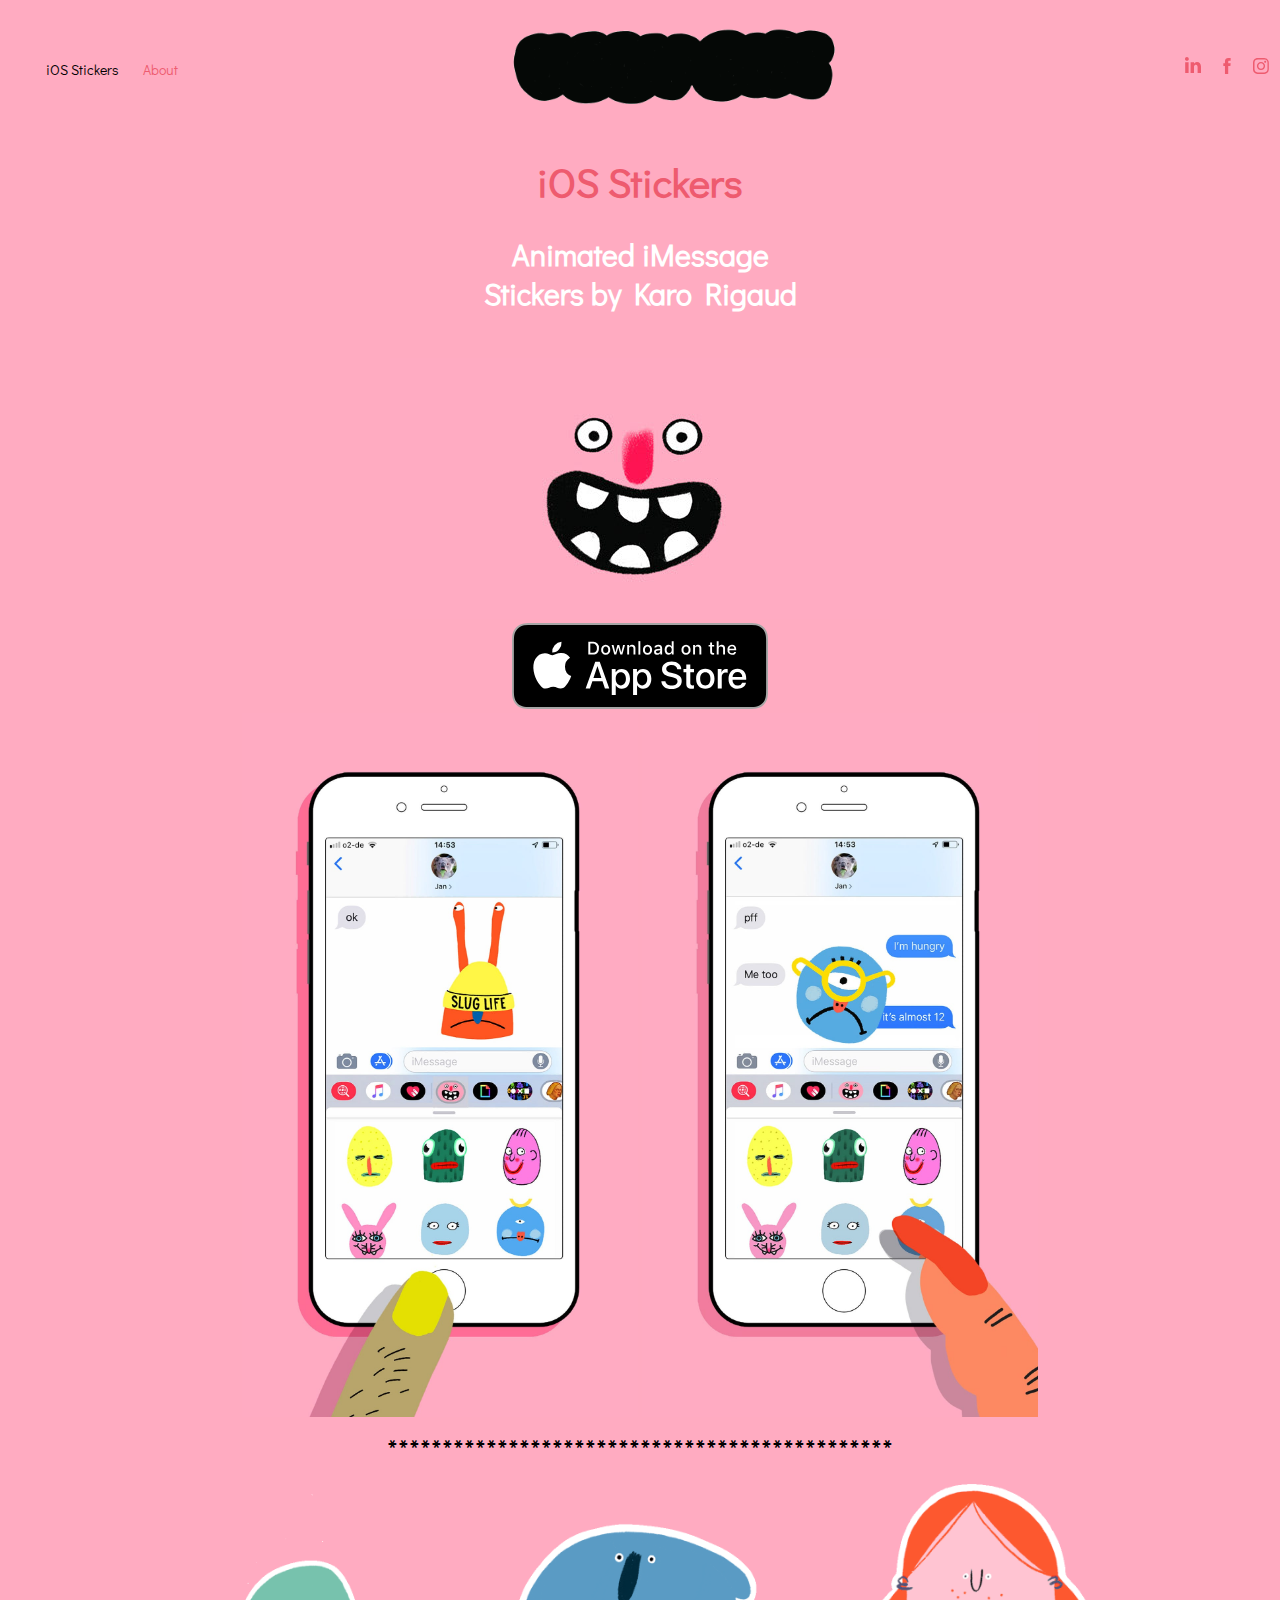
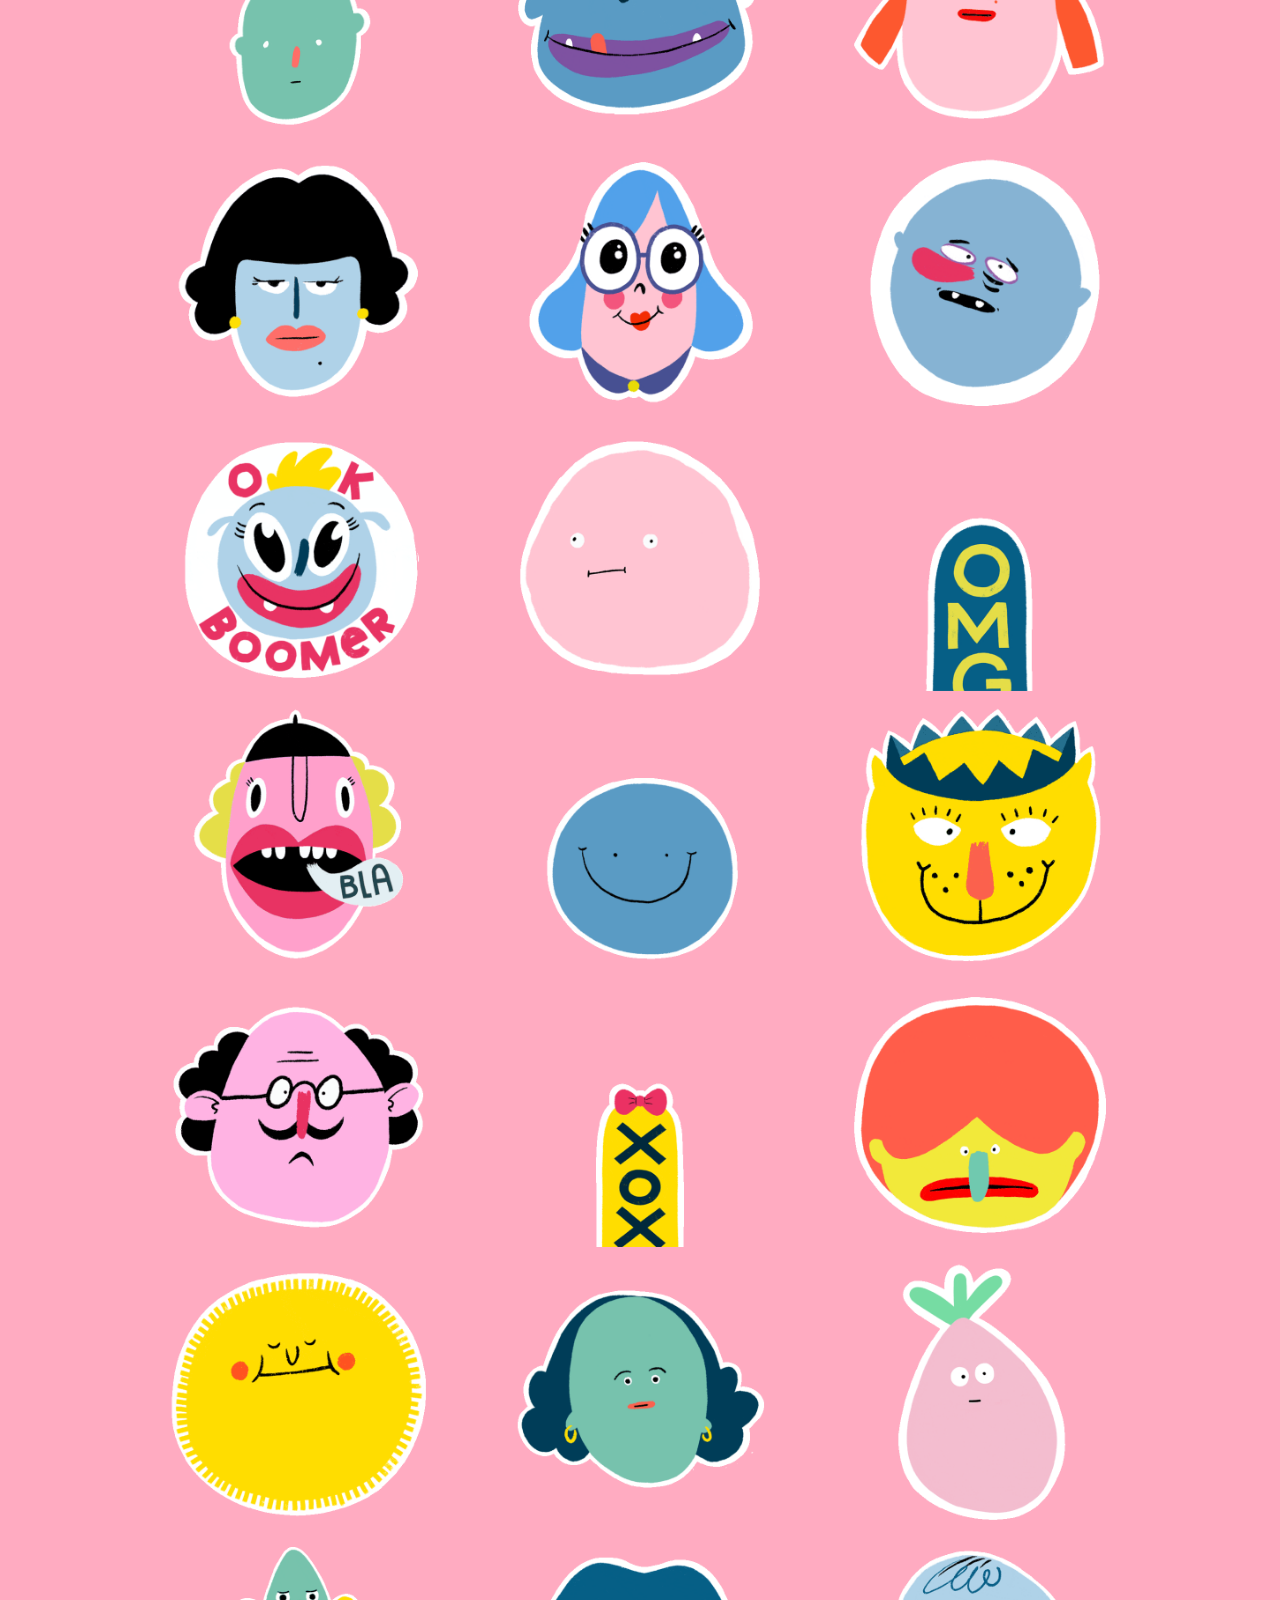
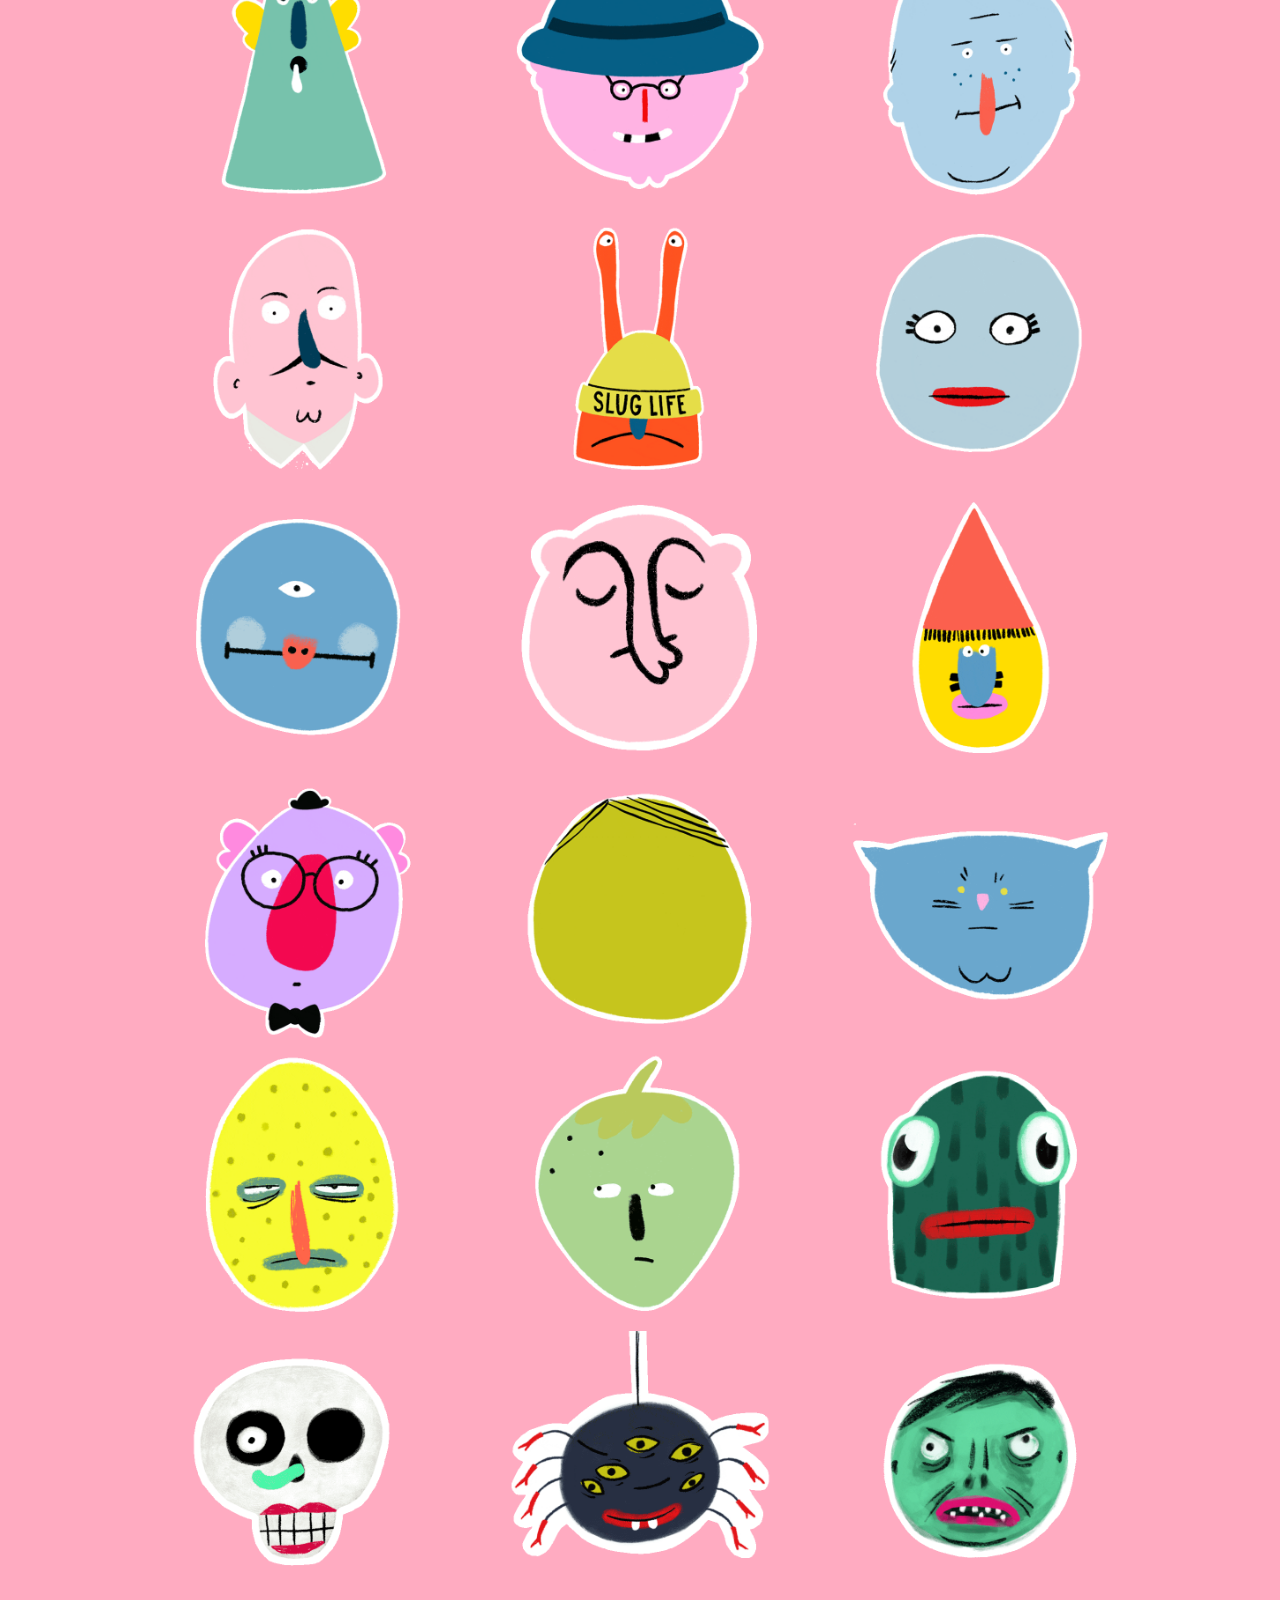
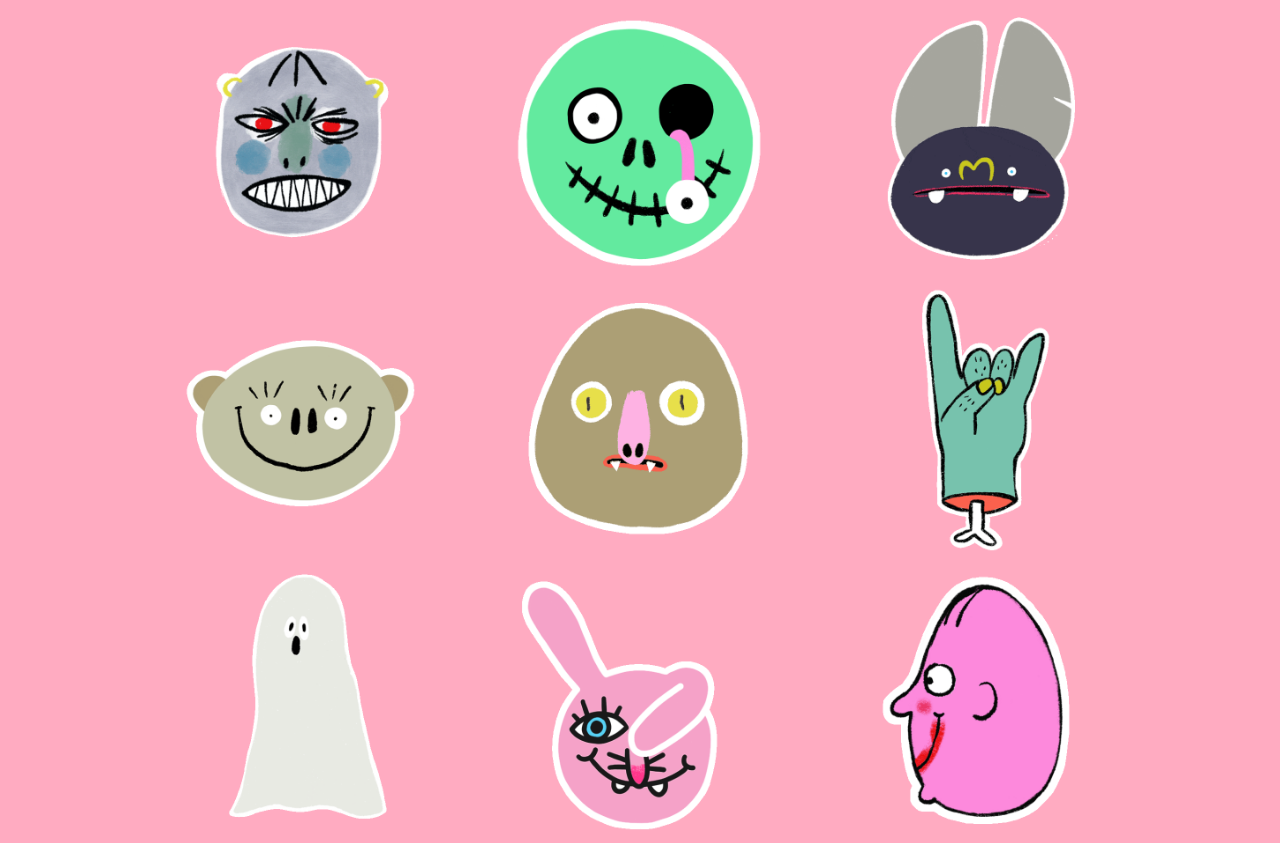
<file: index.html>
<!DOCTYPE html>
<html lang="en">
  <head>
    <meta charset="UTF-8">
    <title>Ugly Gifs</title>
    <meta name="description" content="Animated iMessage Stickers by Karo Rigaud"/>
    <meta property="og:title" content="Ugly Gifs"/>
    <meta property="og:description" content="Animated iMessage Stickers by Karo Rigaud"/>
    <meta property="og:image" content="assets/big-face.jpg"/>
    <link rel="preconnect" href="https://fonts.googleapis.com">
    <link rel="preconnect" href="https://fonts.gstatic.com" crossorigin>
    <link href="https://fonts.googleapis.com/css2?family=Didact+Gothic&display=swap" rel="stylesheet">
    <link rel="stylesheet" href="assets/main.css"/>
  </head>
  <body>
    <div class="header">
      <div class="navigation">
        <a href="index.html" class="active">iOS Stickers</a>
        <a href="about.html">About</a>
      </div>
      <div class="logo-image">
        <img src="assets/header.gif"/>
      </div>
      <div class="social">
        <ul>
          <li>
           <a href="https://www.linkedin.com/in/karoline-gorman-rigaud-03834610b/" target="_blank">
            <svg class="icon" id="Layer_1" style="enable-background:new 0 0 30 24;" version="1.1" viewbox="0 0 30 24" xml:space="preserve" xmlns="http://www.w3.org/2000/svg" xmlns:xlink="http://www.w3.org/1999/xlink">
             <path d="M19.6,19v-5.8c0-1.4-0.5-2.4-1.7-2.4c-1,0-1.5,0.7-1.8,1.3C16,12.3,16,12.6,16,13v6h-3.4
                            c0,0,0.1-9.8,0-10.8H16v1.5c0,0,0,0,0,0h0v0C16.4,9,17.2,7.9,19,7.9c2.3,0,4,1.5,4,4.9V19H19.6z M8.9,6.7L8.9,6.7
                            C7.7,6.7,7,5.9,7,4.9C7,3.8,7.8,3,8.9,3s1.9,0.8,1.9,1.9C10.9,5.9,10.1,6.7,8.9,6.7z M10.6,19H7.2V8.2h3.4V19z" id="path-1_24_">
             </path>
            </svg>
           </a>
          </li>
          <li>
           <a href="https://www.facebook.com/karoline.gormanrigaud" target="_blank">
            <svg class="icon" version="1.1" viewbox="0 0 30 24" x="0px" xml:space="preserve" xmlns="http://www.w3.org/2000/svg" xmlns:xlink="http://www.w3.org/1999/xlink" y="0px">
             <path d="M16.21 20h-3.26v-8h-1.63V9.24h1.63V7.59c0-2.25 0.92-3.59 3.53-3.59h2.17v2.76H17.3 c-1.02 0-1.08 0.39-1.08 1.11l0 1.38h2.46L18.38 12h-2.17V20z">
             </path>
            </svg>
           </a>
          </li>
          <li>
           <a href="https://www.instagram.com/karo_rigaud/" target="_blank">
            <svg class="icon" id="Layer_1" style="enable-background:new 0 0 30 24;" version="1.1" viewbox="0 0 30 24" xml:space="preserve" xmlns="http://www.w3.org/2000/svg" xmlns:xlink="http://www.w3.org/1999/xlink">
             <g>
              <path d="M15,5.4c2.1,0,2.4,0,3.2,0c0.8,0,1.2,0.2,1.5,0.3c0.4,0.1,0.6,0.3,0.9,0.6c0.3,0.3,0.5,0.5,0.6,0.9
                              c0.1,0.3,0.2,0.7,0.3,1.5c0,0.8,0,1.1,0,3.2s0,2.4,0,3.2c0,0.8-0.2,1.2-0.3,1.5c-0.1,0.4-0.3,0.6-0.6,0.9c-0.3,0.3-0.5,0.5-0.9,0.6
                              c-0.3,0.1-0.7,0.2-1.5,0.3c-0.8,0-1.1,0-3.2,0s-2.4,0-3.2,0c-0.8,0-1.2-0.2-1.5-0.3c-0.4-0.1-0.6-0.3-0.9-0.6
                              c-0.3-0.3-0.5-0.5-0.6-0.9c-0.1-0.3-0.2-0.7-0.3-1.5c0-0.8,0-1.1,0-3.2s0-2.4,0-3.2c0-0.8,0.2-1.2,0.3-1.5c0.1-0.4,0.3-0.6,0.6-0.9
                              c0.3-0.3,0.5-0.5,0.9-0.6c0.3-0.1,0.7-0.2,1.5-0.3C12.6,5.4,12.9,5.4,15,5.4 M15,4c-2.2,0-2.4,0-3.3,0c-0.9,0-1.4,0.2-1.9,0.4
                              c-0.5,0.2-1,0.5-1.4,0.9C7.9,5.8,7.6,6.2,7.4,6.8C7.2,7.3,7.1,7.9,7,8.7C7,9.6,7,9.8,7,12s0,2.4,0,3.3c0,0.9,0.2,1.4,0.4,1.9
                              c0.2,0.5,0.5,1,0.9,1.4c0.4,0.4,0.9,0.7,1.4,0.9c0.5,0.2,1.1,0.3,1.9,0.4c0.9,0,1.1,0,3.3,0s2.4,0,3.3,0c0.9,0,1.4-0.2,1.9-0.4
                              c0.5-0.2,1-0.5,1.4-0.9c0.4-0.4,0.7-0.9,0.9-1.4c0.2-0.5,0.3-1.1,0.4-1.9c0-0.9,0-1.1,0-3.3s0-2.4,0-3.3c0-0.9-0.2-1.4-0.4-1.9
                              c-0.2-0.5-0.5-1-0.9-1.4c-0.4-0.4-0.9-0.7-1.4-0.9c-0.5-0.2-1.1-0.3-1.9-0.4C17.4,4,17.2,4,15,4L15,4L15,4z">
              </path>
              <path d="M15,7.9c-2.3,0-4.1,1.8-4.1,4.1s1.8,4.1,4.1,4.1s4.1-1.8,4.1-4.1S17.3,7.9,15,7.9L15,7.9z M15,14.7c-1.5,0-2.7-1.2-2.7-2.7
                              c0-1.5,1.2-2.7,2.7-2.7s2.7,1.2,2.7,2.7C17.7,13.5,16.5,14.7,15,14.7L15,14.7z">
              </path>
              <path d="M20.2,7.7c0,0.5-0.4,1-1,1s-1-0.4-1-1s0.4-1,1-1S20.2,7.2,20.2,7.7L20.2,7.7z">
              </path>
             </g>
            </svg>
           </a>
          </li>
          <li>
           <a href="https://dribbble.com/KaroRigaud" target="_blank">
            <svg class="icon" id="Layer_1" version="1.1" viewbox="0 0 30 24" x="0px" xml:space="preserve" xmlns="http://www.w3.org/2000/svg" xmlns:xlink="http://www.w3.org/1999/xlink" y="0px">
             <path d="M15 20c-4.41 0-8-3.59-8-8s3.59-8 8-8c4.41 0 8 3.6 8 8S19.41 20 15 20L15 20z M21.75 13.1 c-0.23-0.07-2.12-0.64-4.26-0.29c0.89 2.5 1.3 4.5 1.3 4.87C20.35 16.6 21.4 15 21.8 13.1L21.75 13.1z M17.67 18.3 c-0.1-0.6-0.5-2.69-1.46-5.18c-0.02 0-0.03 0.01-0.05 0.01c-3.85 1.34-5.24 4.02-5.36 4.27c1.16 0.9 2.6 1.4 4.2 1.4 C15.95 18.8 16.9 18.6 17.7 18.3L17.67 18.3z M9.92 16.58c0.15-0.27 2.03-3.37 5.55-4.51c0.09-0.03 0.18-0.06 0.27-0.08 c-0.17-0.39-0.36-0.78-0.55-1.16c-3.41 1.02-6.72 0.98-7.02 0.97c0 0.1 0 0.1 0 0.21C8.17 13.8 8.8 15.4 9.9 16.58L9.92 16.6 z M8.31 10.61c0.31 0 3.1 0 6.32-0.83c-1.13-2.01-2.35-3.7-2.53-3.95C10.18 6.7 8.8 8.5 8.3 10.61L8.31 10.61z M13.4 5.4 c0.19 0.2 1.4 1.9 2.5 4c2.43-0.91 3.46-2.29 3.58-2.47C18.32 5.8 16.7 5.2 15 5.18C14.45 5.2 13.9 5.2 13.4 5.4 L13.4 5.37z M20.29 7.69c-0.14 0.19-1.29 1.66-3.82 2.69c0.16 0.3 0.3 0.7 0.5 0.99c0.05 0.1 0.1 0.2 0.1 0.3 c2.27-0.29 4.5 0.2 4.8 0.22C21.82 10.3 21.2 8.8 20.3 7.69L20.29 7.69z">
             </path>
            </svg>
           </a>
          </li>
         </ul>
      </div>
    </div>
    <div class="page-header">
      <h1>iOS  Stickers</h1>
      <h2>Animated iMessage<br/>Stickers by Karo Rigaud</h2>
      <br/>
      <img src="assets/big-face.jpg"/>
      <br/>
      <a href="https://apps.apple.com/tt/app/uglygifs/id1472939469">
        <img src="assets/appstore.svg" width="256"/>
      </a>
      <br/>
      <div class="examples">
        <img src="assets/example-left.jpg"/>
        <img src="assets/example-right.jpg"/>
      </div>
    </div>
    <div class="divider">
      **********************************************
    </div>
    <div class="heads-container">
      <div class="heads">
        <div><img src="assets/heads/01.gif"/></div>
        <div><img src="assets/heads/02.gif"/></div>
        <div><img src="assets/heads/03.gif"/></div>
        <div><img src="assets/heads/04.gif"/></div>
        <div><img src="assets/heads/05.gif"/></div>
        <div><img src="assets/heads/06.gif"/></div>
        <div><img src="assets/heads/07.gif"/></div>
        <div><img src="assets/heads/08.gif"/></div>
        <div><img src="assets/heads/09.gif"/></div>
        <div><img src="assets/heads/10.gif"/></div>
        <div><img src="assets/heads/11.gif"/></div>
        <div><img src="assets/heads/12.gif"/></div>
        <div><img src="assets/heads/13.gif"/></div>
        <div><img src="assets/heads/14.gif"/></div>
        <div><img src="assets/heads/15.gif"/></div>
        <div><img src="assets/heads/16.gif"/></div>
        <div><img src="assets/heads/17.gif"/></div>
        <div><img src="assets/heads/18.gif"/></div>
        <div><img src="assets/heads/19.gif"/></div>
        <div><img src="assets/heads/20.gif"/></div>
        <div><img src="assets/heads/21.gif"/></div>
        <div><img src="assets/heads/22.gif"/></div>
        <div><img src="assets/heads/23.gif"/></div>
        <div><img src="assets/heads/24.gif"/></div>
        <div><img src="assets/heads/25.gif"/></div>
        <div><img src="assets/heads/26.gif"/></div>
        <div><img src="assets/heads/27.gif"/></div>
        <div><img src="assets/heads/28.gif"/></div>
        <div><img src="assets/heads/29.gif"/></div>
        <div><img src="assets/heads/30.gif"/></div>
        <div><img src="assets/heads/31.gif"/></div>
        <div><img src="assets/heads/32.gif"/></div>
        <div><img src="assets/heads/33.gif"/></div>
        <div><img src="assets/heads/34.gif"/></div>
        <div><img src="assets/heads/35.gif"/></div>
        <div><img src="assets/heads/36.gif"/></div>
        <div><img src="assets/heads/37.gif"/></div>
        <div><img src="assets/heads/38.gif"/></div>
        <div><img src="assets/heads/39.gif"/></div>
        <div><img src="assets/heads/40.gif"/></div>
        <div><img src="assets/heads/41.gif"/></div>
        <div><img src="assets/heads/42.gif"/></div>
        <div><img src="assets/heads/43.gif"/></div>
        <div><img src="assets/heads/44.gif"/></div>
        <div><img src="assets/heads/45.gif"/></div>
      </div>
    </div>
    
  </body>
</html>
</file>
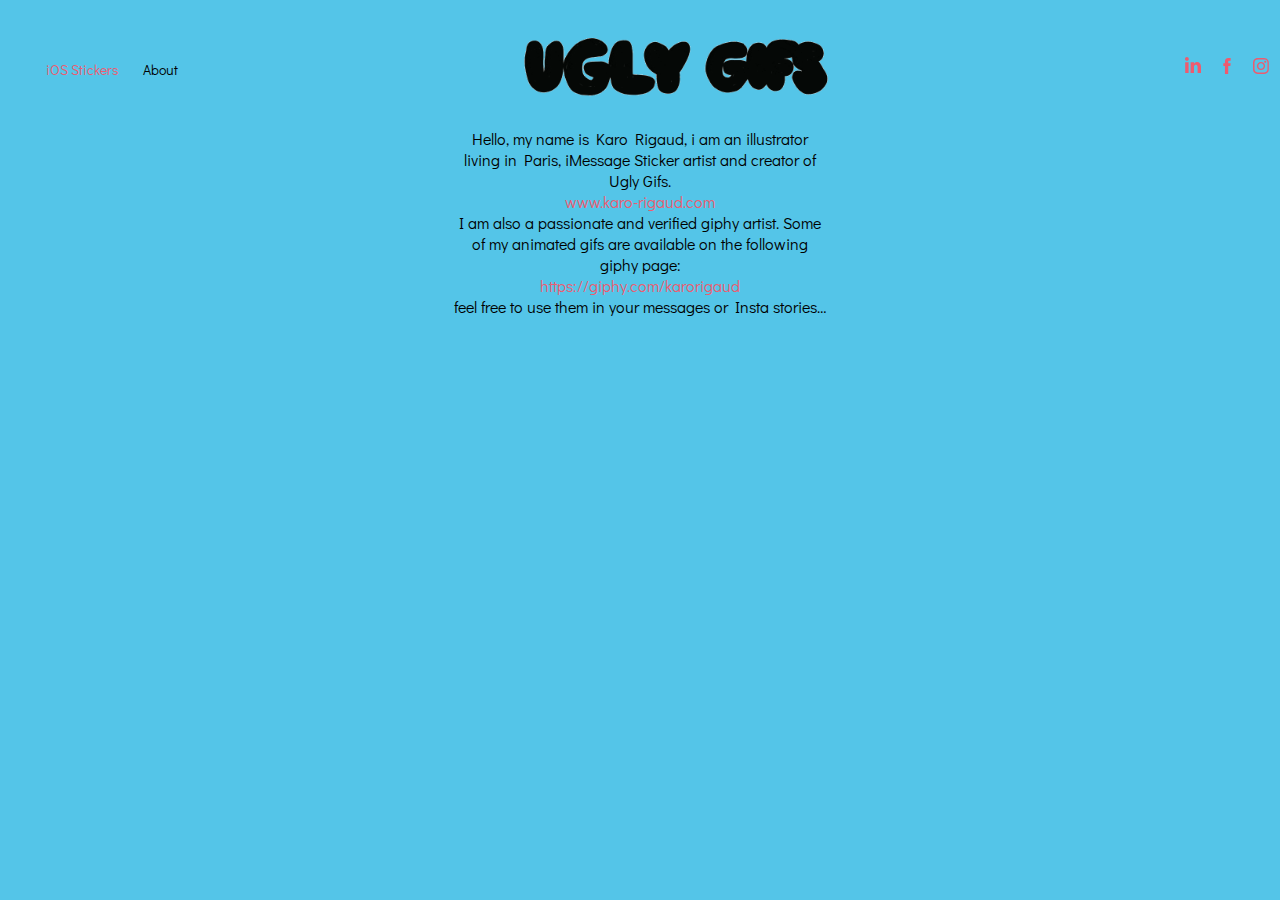
<file: about.html>
<!DOCTYPE html>
<html lang="en">
<head>
  <meta charset="UTF-8">
  <title>Ugly Gifs - About</title>
  <meta name="description" content="Animated iMessage Stickers by Karo Rigaud"/>
  <meta property="og:title" content="Ugly Gifs"/>
  <meta property="og:description" content="Animated iMessage Stickers by Karo Rigaud"/>
  <meta property="og:image" content="assets/big-face.jpg"/>
  <link rel="preconnect" href="https://fonts.googleapis.com">
  <link rel="preconnect" href="https://fonts.gstatic.com" crossorigin>
  <link href="https://fonts.googleapis.com/css2?family=Didact+Gothic&display=swap" rel="stylesheet">
  <link rel="stylesheet" href="assets/main.css"/>
</head>
<body class="about">
  <div class="header">
    <div class="navigation">
      <a href="index.html">iOS Stickers</a>
      <a href="about.html" class="active">About</a>
    </div>
    <div class="logo-image">
      <img src="assets/header.gif"/>
    </div>
    <div class="social">
      <ul>
        <li>
         <a href="https://www.linkedin.com/in/karoline-gorman-rigaud-03834610b/" target="_blank">
          <svg class="icon" id="Layer_1" style="enable-background:new 0 0 30 24;" version="1.1" viewbox="0 0 30 24" xml:space="preserve" xmlns="http://www.w3.org/2000/svg" xmlns:xlink="http://www.w3.org/1999/xlink">
           <path d="M19.6,19v-5.8c0-1.4-0.5-2.4-1.7-2.4c-1,0-1.5,0.7-1.8,1.3C16,12.3,16,12.6,16,13v6h-3.4
                          c0,0,0.1-9.8,0-10.8H16v1.5c0,0,0,0,0,0h0v0C16.4,9,17.2,7.9,19,7.9c2.3,0,4,1.5,4,4.9V19H19.6z M8.9,6.7L8.9,6.7
                          C7.7,6.7,7,5.9,7,4.9C7,3.8,7.8,3,8.9,3s1.9,0.8,1.9,1.9C10.9,5.9,10.1,6.7,8.9,6.7z M10.6,19H7.2V8.2h3.4V19z" id="path-1_24_">
           </path>
          </svg>
         </a>
        </li>
        <li>
         <a href="https://www.facebook.com/karoline.gormanrigaud" target="_blank">
          <svg class="icon" version="1.1" viewbox="0 0 30 24" x="0px" xml:space="preserve" xmlns="http://www.w3.org/2000/svg" xmlns:xlink="http://www.w3.org/1999/xlink" y="0px">
           <path d="M16.21 20h-3.26v-8h-1.63V9.24h1.63V7.59c0-2.25 0.92-3.59 3.53-3.59h2.17v2.76H17.3 c-1.02 0-1.08 0.39-1.08 1.11l0 1.38h2.46L18.38 12h-2.17V20z">
           </path>
          </svg>
         </a>
        </li>
        <li>
         <a href="https://www.instagram.com/karo_rigaud/" target="_blank">
          <svg class="icon" id="Layer_1" style="enable-background:new 0 0 30 24;" version="1.1" viewbox="0 0 30 24" xml:space="preserve" xmlns="http://www.w3.org/2000/svg" xmlns:xlink="http://www.w3.org/1999/xlink">
           <g>
            <path d="M15,5.4c2.1,0,2.4,0,3.2,0c0.8,0,1.2,0.2,1.5,0.3c0.4,0.1,0.6,0.3,0.9,0.6c0.3,0.3,0.5,0.5,0.6,0.9
                            c0.1,0.3,0.2,0.7,0.3,1.5c0,0.8,0,1.1,0,3.2s0,2.4,0,3.2c0,0.8-0.2,1.2-0.3,1.5c-0.1,0.4-0.3,0.6-0.6,0.9c-0.3,0.3-0.5,0.5-0.9,0.6
                            c-0.3,0.1-0.7,0.2-1.5,0.3c-0.8,0-1.1,0-3.2,0s-2.4,0-3.2,0c-0.8,0-1.2-0.2-1.5-0.3c-0.4-0.1-0.6-0.3-0.9-0.6
                            c-0.3-0.3-0.5-0.5-0.6-0.9c-0.1-0.3-0.2-0.7-0.3-1.5c0-0.8,0-1.1,0-3.2s0-2.4,0-3.2c0-0.8,0.2-1.2,0.3-1.5c0.1-0.4,0.3-0.6,0.6-0.9
                            c0.3-0.3,0.5-0.5,0.9-0.6c0.3-0.1,0.7-0.2,1.5-0.3C12.6,5.4,12.9,5.4,15,5.4 M15,4c-2.2,0-2.4,0-3.3,0c-0.9,0-1.4,0.2-1.9,0.4
                            c-0.5,0.2-1,0.5-1.4,0.9C7.9,5.8,7.6,6.2,7.4,6.8C7.2,7.3,7.1,7.9,7,8.7C7,9.6,7,9.8,7,12s0,2.4,0,3.3c0,0.9,0.2,1.4,0.4,1.9
                            c0.2,0.5,0.5,1,0.9,1.4c0.4,0.4,0.9,0.7,1.4,0.9c0.5,0.2,1.1,0.3,1.9,0.4c0.9,0,1.1,0,3.3,0s2.4,0,3.3,0c0.9,0,1.4-0.2,1.9-0.4
                            c0.5-0.2,1-0.5,1.4-0.9c0.4-0.4,0.7-0.9,0.9-1.4c0.2-0.5,0.3-1.1,0.4-1.9c0-0.9,0-1.1,0-3.3s0-2.4,0-3.3c0-0.9-0.2-1.4-0.4-1.9
                            c-0.2-0.5-0.5-1-0.9-1.4c-0.4-0.4-0.9-0.7-1.4-0.9c-0.5-0.2-1.1-0.3-1.9-0.4C17.4,4,17.2,4,15,4L15,4L15,4z">
            </path>
            <path d="M15,7.9c-2.3,0-4.1,1.8-4.1,4.1s1.8,4.1,4.1,4.1s4.1-1.8,4.1-4.1S17.3,7.9,15,7.9L15,7.9z M15,14.7c-1.5,0-2.7-1.2-2.7-2.7
                            c0-1.5,1.2-2.7,2.7-2.7s2.7,1.2,2.7,2.7C17.7,13.5,16.5,14.7,15,14.7L15,14.7z">
            </path>
            <path d="M20.2,7.7c0,0.5-0.4,1-1,1s-1-0.4-1-1s0.4-1,1-1S20.2,7.2,20.2,7.7L20.2,7.7z">
            </path>
           </g>
          </svg>
         </a>
        </li>
        <li>
         <a href="https://dribbble.com/KaroRigaud" target="_blank">
          <svg class="icon" id="Layer_1" version="1.1" viewbox="0 0 30 24" x="0px" xml:space="preserve" xmlns="http://www.w3.org/2000/svg" xmlns:xlink="http://www.w3.org/1999/xlink" y="0px">
           <path d="M15 20c-4.41 0-8-3.59-8-8s3.59-8 8-8c4.41 0 8 3.6 8 8S19.41 20 15 20L15 20z M21.75 13.1 c-0.23-0.07-2.12-0.64-4.26-0.29c0.89 2.5 1.3 4.5 1.3 4.87C20.35 16.6 21.4 15 21.8 13.1L21.75 13.1z M17.67 18.3 c-0.1-0.6-0.5-2.69-1.46-5.18c-0.02 0-0.03 0.01-0.05 0.01c-3.85 1.34-5.24 4.02-5.36 4.27c1.16 0.9 2.6 1.4 4.2 1.4 C15.95 18.8 16.9 18.6 17.7 18.3L17.67 18.3z M9.92 16.58c0.15-0.27 2.03-3.37 5.55-4.51c0.09-0.03 0.18-0.06 0.27-0.08 c-0.17-0.39-0.36-0.78-0.55-1.16c-3.41 1.02-6.72 0.98-7.02 0.97c0 0.1 0 0.1 0 0.21C8.17 13.8 8.8 15.4 9.9 16.58L9.92 16.6 z M8.31 10.61c0.31 0 3.1 0 6.32-0.83c-1.13-2.01-2.35-3.7-2.53-3.95C10.18 6.7 8.8 8.5 8.3 10.61L8.31 10.61z M13.4 5.4 c0.19 0.2 1.4 1.9 2.5 4c2.43-0.91 3.46-2.29 3.58-2.47C18.32 5.8 16.7 5.2 15 5.18C14.45 5.2 13.9 5.2 13.4 5.4 L13.4 5.37z M20.29 7.69c-0.14 0.19-1.29 1.66-3.82 2.69c0.16 0.3 0.3 0.7 0.5 0.99c0.05 0.1 0.1 0.2 0.1 0.3 c2.27-0.29 4.5 0.2 4.8 0.22C21.82 10.3 21.2 8.8 20.3 7.69L20.29 7.69z">
           </path>
          </svg>
         </a>
        </li>
       </ul>
    </div>
  </div>
  <div class="description">
    <div>
      Hello, my name is Karo Rigaud, i am an illustrator<br/>living in Paris, iMessage Sticker artist and creator of <br/>Ugly Gifs.
      <br/>
      <a href="https://www.karo-rigaud.com">www.karo-rigaud.com</a>
      <br/>
    I am also a passionate and verified giphy artist. Some <br/>of my animated gifs are available on the following <br/>giphy page:
    <br/>
      <a href="https://giphy.com/karorigaud">https://giphy.com/karorigaud</a>
      <br/>
      feel free to use them in your messages or Insta stories…
    </div>
    
  </div>
</body>
</html>
</file>
<file: assets/main.css>
body {
  background-color: #FFABC1;
  text-align: center;
  font-family: "Didact Gothic", sans-serif;
  font-weight: 400;
  font-style: normal;
}
body.about {
  background-color: #54C5E8;
}
body a {
  text-decoration: none;
}
.header {
  align-items: center;
  display: flex;
  width: 100%;
  height: 120px;
  position: relative;
  padding-left: 3%;
  padding-right: 3%;
}
.header .navigation {
  text-align: left;
  display: block;
  width: 35%;
}
.header .navigation a {
  color: #ee5b6f; 
  font-size: 14px;
  padding-right: 20px;
}
.header .navigation a.active {
  color: black;
}
.header .navigation a:hover {
  color: white; 
}
.logo-image img {
  max-height: 120px;
}
.social {
  text-align: right;
  display: block;
  width: 35%;
}
.social ul {
  display: block;
}
.social li {
  display: inline-block;
  list-style-type: none;
}
.social svg {
  fill: #ee5b6f;
  width: 30px;
  height: 30px;
}
.header a {
  transition: background 0.2s ease, color 0.2s ease;
}
.social a svg {
  transition: fill 0.2s ease;
}
.social a svg:hover {
  fill: white;
}
.page-header h1 {
  color: #ee5b6f;
  font-size: 40px;
}
.page-header h2 {
  color: white;
  font-size: 30px;
}
.examples img {
  max-width: 396px;
}
.divider {
  font-size: 30px;
  padding-top: 50px;
  padding-top: 10px;
}
.heads {
  display: grid;
  grid-template-columns: repeat(3, 1fr);
  gap: 10px 10px;
  justify-content: center;
  margin-left: 10%;
  margin-right: 10%;
}
.heads img {
  width: 80%;
  object-fit: contain;
}
.description {
  text-align: center;
}
.description a {
  color: #ee5b6f; 
}
</file>
